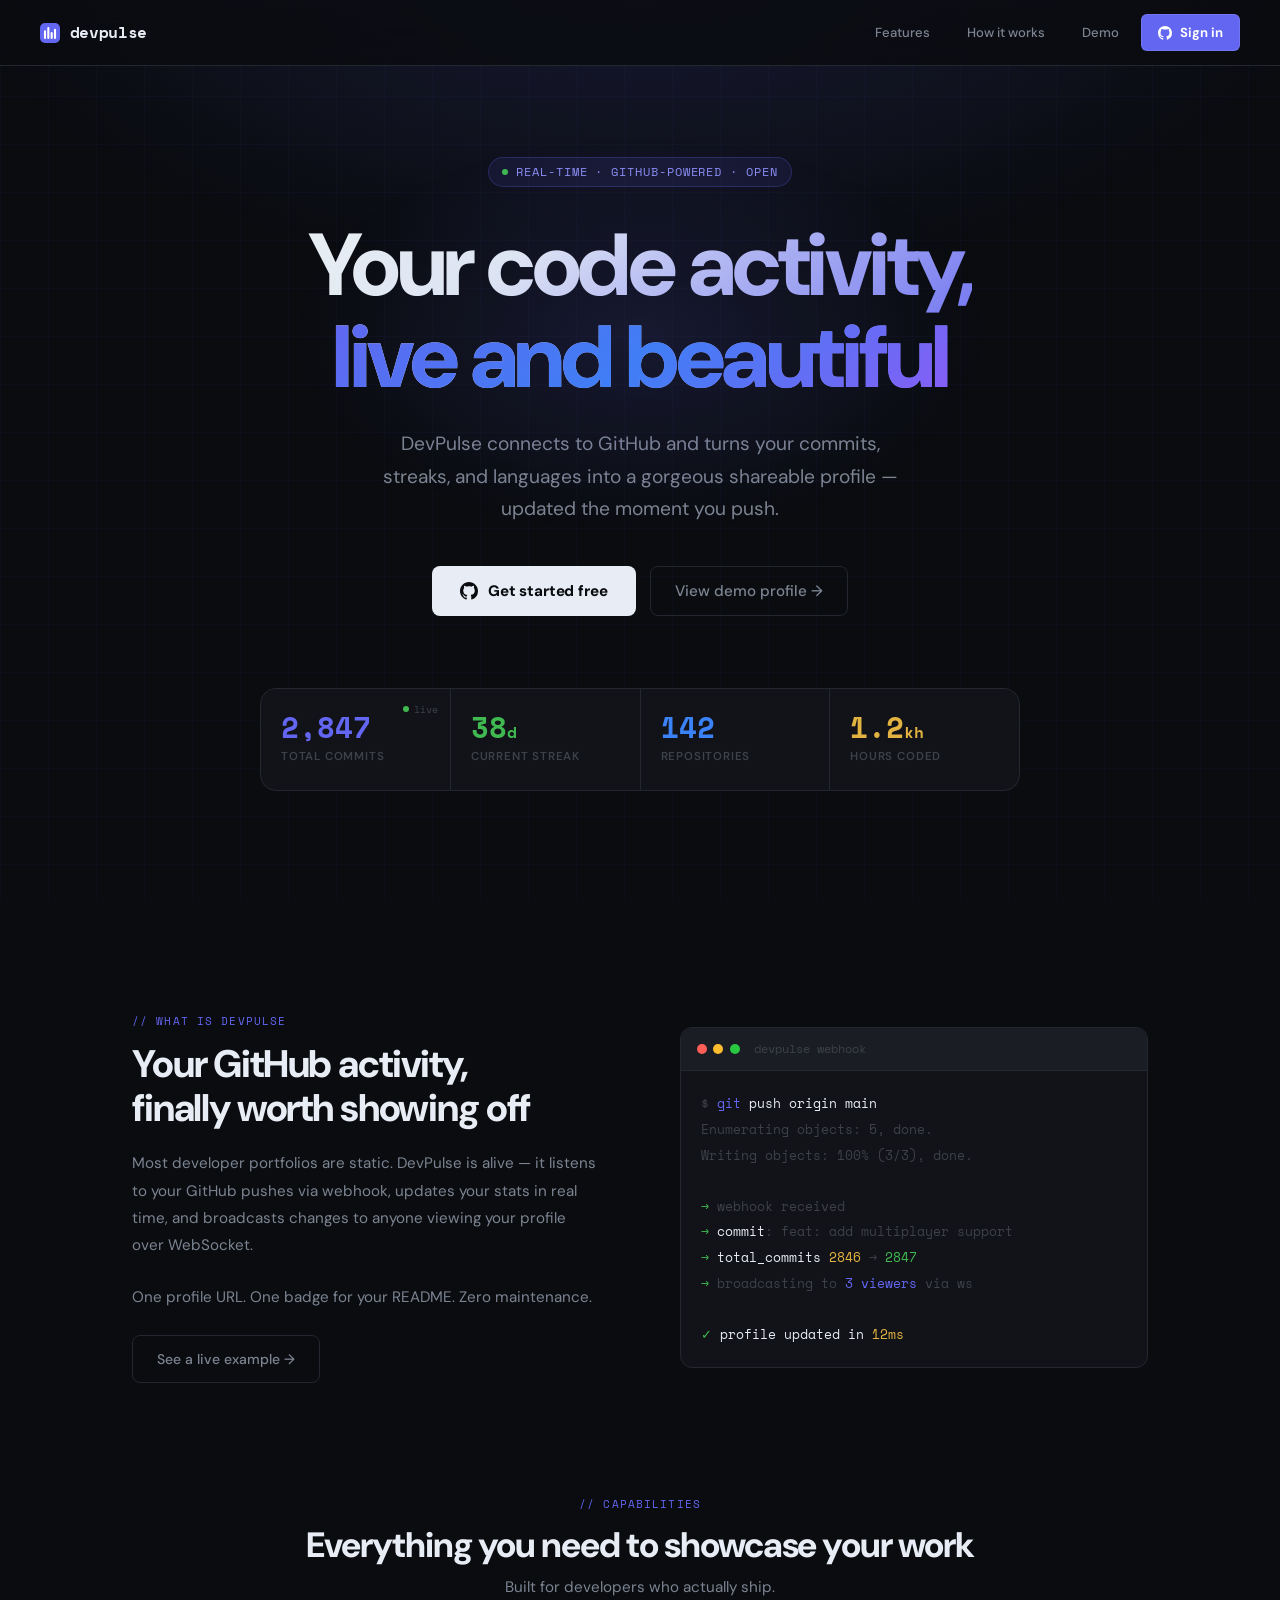
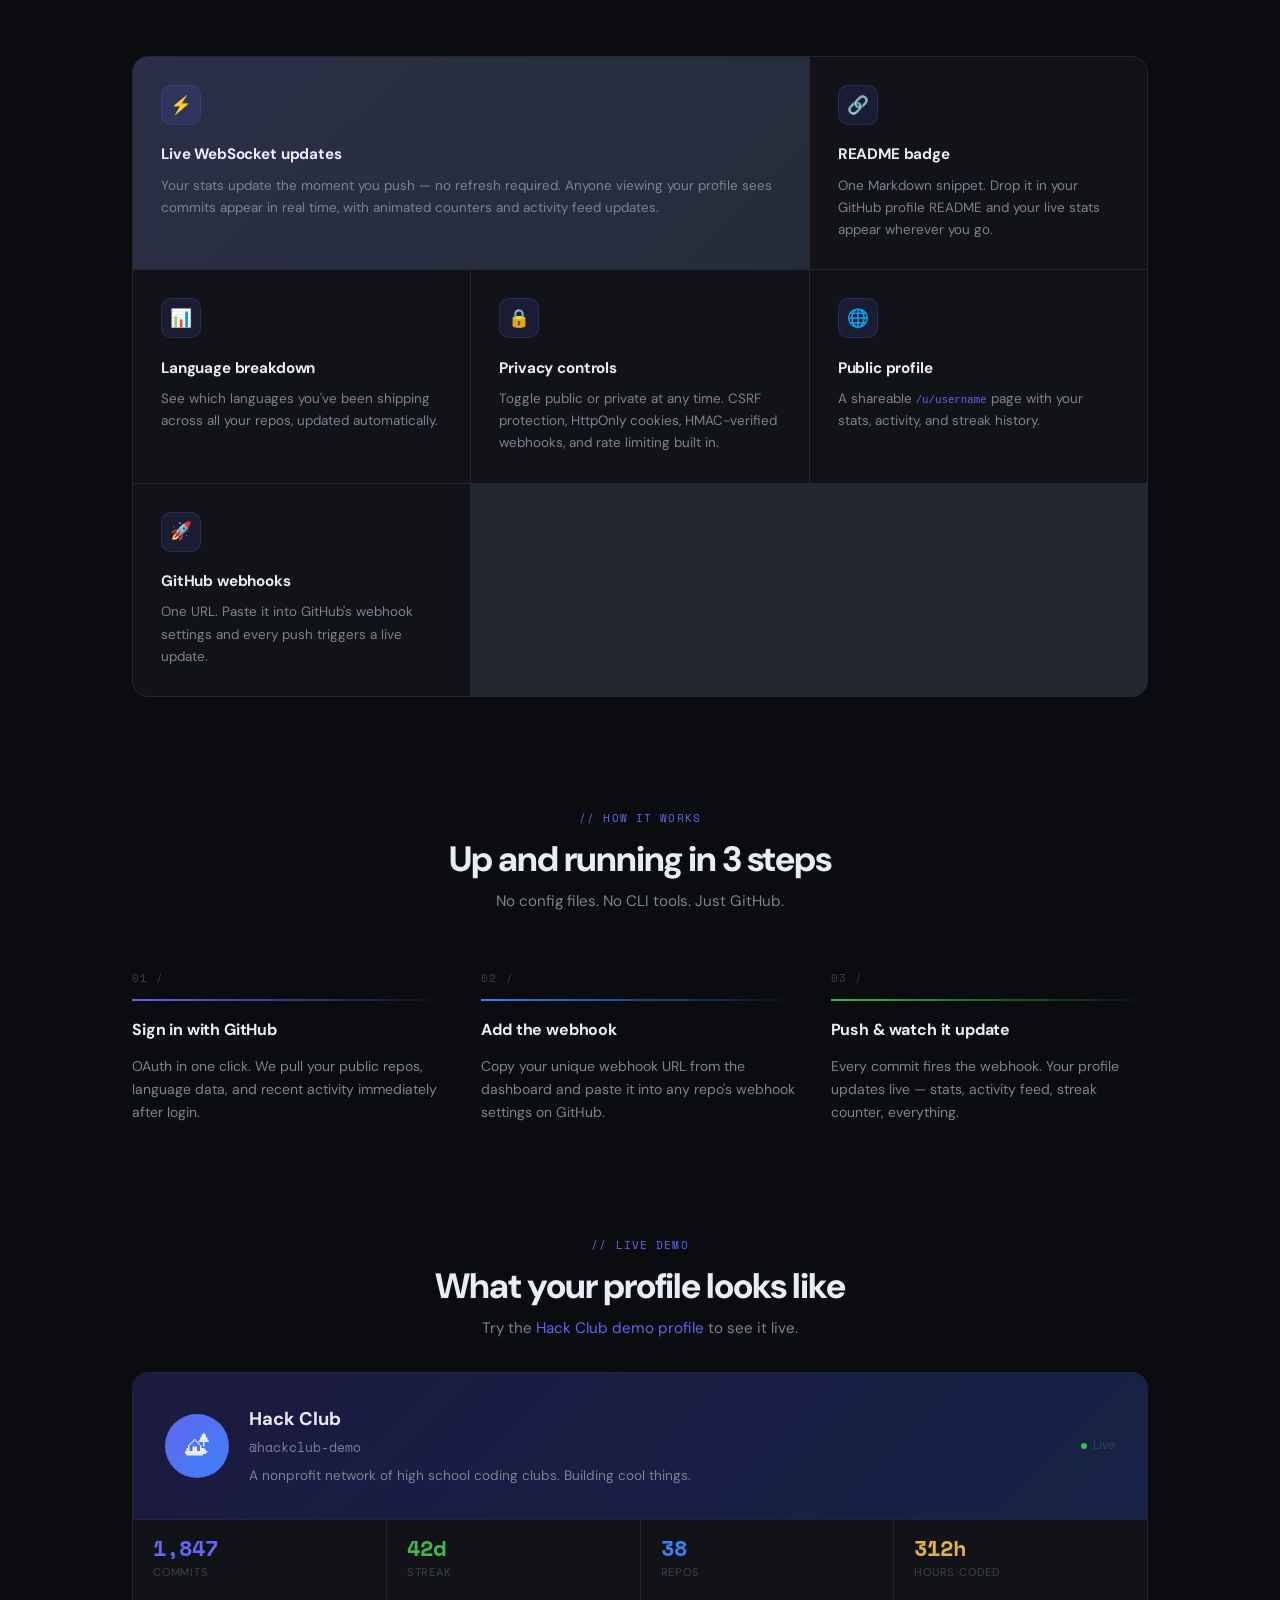
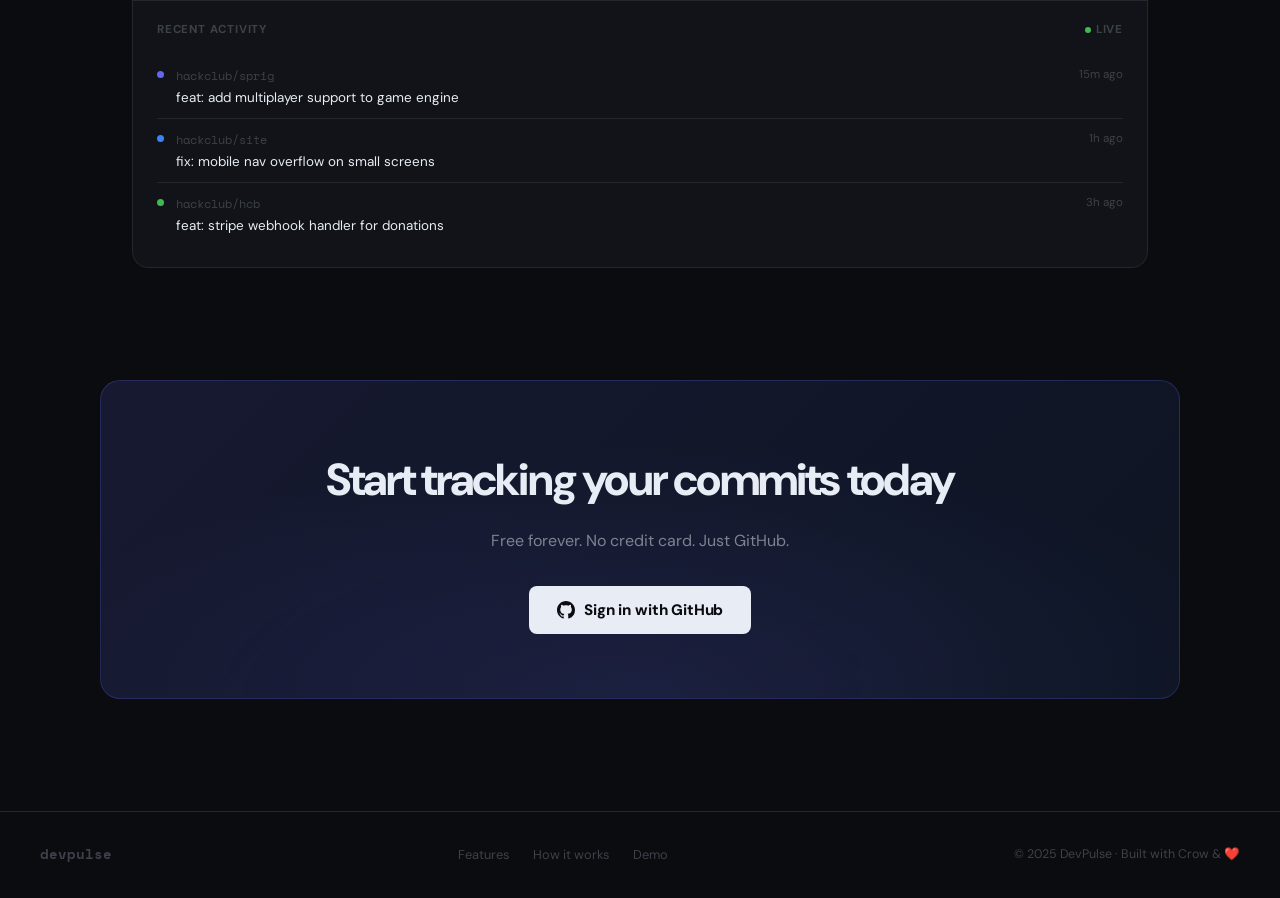
<file: web/html/index.html>
<!DOCTYPE html>
<html lang="en">
<head>
  <meta charset="UTF-8">
  <meta name="viewport" content="width=device-width, initial-scale=1.0">
  <meta name="csrf-token" content="__CSRF__">
  <meta name="description" content="DevPulse – live developer stats powered by GitHub. Track commits, streaks, and coding hours in real time.">
  <title>DevPulse – Live Developer Stats</title>
  <link rel="stylesheet" href="/web/css/main.css">
  <link rel="preconnect" href="https://fonts.googleapis.com">
  <link rel="preconnect" href="https://fonts.gstatic.com" crossorigin>
  <link href="https://fonts.googleapis.com/css2?family=Space+Mono:wght@400;700&family=DM+Sans:wght@300;400;500;700;800&display=swap" rel="stylesheet">
  <style>
    :root {
      --bg:       #0a0c10;
      --bg-1:     #111318;
      --bg-2:     #1a1d24;
      --border:   #23272f;
      --accent:   #6366f1;
      --accent-2: #3b82f6;
      --green:    #3fb950;
      --text:     #e8edf5;
      --text-2:   #7c8491;
      --text-3:   #3d4149;
      --mono:     'Space Mono', monospace;
      --sans:     'DM Sans', sans-serif;
    }

    *, *::before, *::after { box-sizing: border-box; margin: 0; padding: 0; }

    body {
      background: var(--bg);
      color: var(--text);
      font-family: var(--sans);
      line-height: 1.6;
      min-height: 100vh;
      overflow-x: hidden;
    }

    /* ── Grid background ── */
    body::before {
      content: '';
      position: fixed;
      inset: 0;
      background-image:
        linear-gradient(rgba(99,102,241,.04) 1px, transparent 1px),
        linear-gradient(90deg, rgba(99,102,241,.04) 1px, transparent 1px);
      background-size: 48px 48px;
      pointer-events: none;
      z-index: 0;
    }

    /* ── NAV ── */
    .landing-nav {
      position: fixed; top: 0; left: 0; right: 0; z-index: 100;
      display: flex; align-items: center; justify-content: space-between;
      padding: .9rem 2.5rem;
      background: rgba(10,12,16,.8);
      backdrop-filter: blur(20px);
      border-bottom: 1px solid var(--border);
    }

    .landing-logo {
      display: flex; align-items: center; gap: .6rem;
      font-family: var(--mono);
      font-size: 1rem; font-weight: 700; color: var(--text);
      letter-spacing: -.02em;
    }

    .nav-links { display: flex; align-items: center; gap: .5rem; }

    .nav-link {
      padding: .4rem .9rem;
      font-size: .82rem; font-weight: 500;
      color: var(--text-2);
      border-radius: 6px;
      transition: color .15s, background .15s;
      text-decoration: none;
    }
    .nav-link:hover { color: var(--text); background: var(--bg-2); text-decoration: none; }

    .btn-nav-cta {
      display: inline-flex; align-items: center; gap: .5rem;
      padding: .42rem 1rem;
      background: var(--accent);
      color: #fff;
      font-size: .82rem; font-weight: 700;
      border-radius: 6px;
      text-decoration: none;
      transition: background .15s, transform .1s;
      border: 1px solid rgba(255,255,255,.1);
    }
    .btn-nav-cta:hover { background: #5254cc; transform: translateY(-1px); text-decoration: none; }

    /* ── HERO ── */
    .hero {
      position: relative; z-index: 1;
      min-height: 100vh;
      display: flex; flex-direction: column;
      align-items: center; justify-content: center;
      padding: 8rem 2rem 5rem;
      text-align: center;
    }

    /* Glow orb */
    .hero::after {
      content: '';
      position: absolute;
      top: 15%; left: 50%;
      transform: translateX(-50%);
      width: 700px; height: 400px;
      background: radial-gradient(ellipse, rgba(99,102,241,.15) 0%, transparent 70%);
      pointer-events: none;
    }

    .hero-eyebrow {
      display: inline-flex; align-items: center; gap: .5rem;
      padding: .3rem .85rem;
      background: rgba(99,102,241,.1);
      border: 1px solid rgba(99,102,241,.25);
      border-radius: 99px;
      font-family: var(--mono);
      font-size: .72rem; color: #8b8ff5;
      letter-spacing: .08em; text-transform: uppercase;
      margin-bottom: 2rem;
      animation: fade-up .6s ease both;
    }

    .hero h1 {
      font-size: clamp(2.8rem, 7vw, 5.5rem);
      font-weight: 800;
      line-height: 1.05;
      letter-spacing: -.04em;
      margin-bottom: 1.5rem;
      animation: fade-up .6s .1s ease both;
    }

    .hero h1 em {
      font-style: normal;
      background: linear-gradient(135deg, #6366f1, #3b82f6, #8b5cf6);
      -webkit-background-clip: text; -webkit-text-fill-color: transparent;
      background-clip: text;
    }

    .hero-sub {
      font-size: clamp(.95rem, 2vw, 1.15rem);
      color: var(--text-2);
      max-width: 520px;
      line-height: 1.7;
      margin: 0 auto 2.5rem;
      animation: fade-up .6s .2s ease both;
    }

    .hero-cta-group {
      display: flex; gap: .875rem; justify-content: center; flex-wrap: wrap;
      margin-bottom: 4.5rem;
      animation: fade-up .6s .3s ease both;
    }

    .btn-hero-primary {
      display: inline-flex; align-items: center; gap: .6rem;
      padding: .75rem 1.75rem;
      background: var(--text);
      color: #0a0c10;
      font-size: .95rem; font-weight: 800;
      border-radius: 8px;
      text-decoration: none;
      transition: transform .15s, box-shadow .15s;
      letter-spacing: -.01em;
    }
    .btn-hero-primary:hover { transform: translateY(-2px); box-shadow: 0 12px 40px rgba(0,0,0,.5); text-decoration: none; }

    .btn-hero-secondary {
      display: inline-flex; align-items: center; gap: .5rem;
      padding: .75rem 1.5rem;
      color: var(--text-2);
      font-size: .95rem; font-weight: 500;
      border-radius: 8px;
      border: 1px solid var(--border);
      text-decoration: none;
      transition: color .15s, border-color .15s, background .15s;
    }
    .btn-hero-secondary:hover { color: var(--text); border-color: #3d4149; background: var(--bg-1); text-decoration: none; }

    /* ── STATS TICKER ── */
    .stats-showcase {
      position: relative; z-index: 1;
      display: grid; grid-template-columns: repeat(4, 1fr);
      gap: 1px;
      max-width: 760px; width: 100%;
      background: var(--border);
      border: 1px solid var(--border);
      border-radius: 16px;
      overflow: hidden;
      animation: fade-up .6s .4s ease both;
    }

    .showcase-cell {
      background: var(--bg-1);
      padding: 1.5rem 1.25rem;
      text-align: left;
    }

    .showcase-cell .sc-num {
      font-family: var(--mono);
      font-size: 1.8rem; font-weight: 700;
      line-height: 1;
      margin-bottom: .35rem;
    }

    .showcase-cell .sc-label {
      font-size: .72rem; font-weight: 600;
      text-transform: uppercase; letter-spacing: .07em;
      color: var(--text-3);
    }

    .sc-commits { color: #6366f1; }
    .sc-streak  { color: #3fb950; }
    .sc-repos   { color: #3b82f6; }
    .sc-hours   { color: #e3b341; }

    /* Live ticker dot in first cell */
    .showcase-cell:first-child { position: relative; }
    .sc-live {
      position: absolute; top: .75rem; right: .75rem;
      display: flex; align-items: center; gap: .3rem;
      font-size: .65rem; color: var(--text-3);
      font-family: var(--mono);
    }

    /* ── SECTION: WHAT IS DEVPULSE ── */
    .section-intro {
      position: relative; z-index: 1;
      max-width: 1080px; margin: 0 auto;
      padding: 7rem 2rem 0;
      display: grid; grid-template-columns: 1fr 1fr;
      gap: 5rem; align-items: center;
    }
    @media (max-width: 800px) { .section-intro { grid-template-columns: 1fr; gap: 2.5rem; } }

    .intro-label {
      font-family: var(--mono);
      font-size: .7rem; color: var(--accent);
      letter-spacing: .1em; text-transform: uppercase;
      margin-bottom: .75rem;
    }

    .intro-heading {
      font-size: clamp(1.6rem, 3vw, 2.4rem);
      font-weight: 800; line-height: 1.15;
      letter-spacing: -.03em;
      margin-bottom: 1.25rem;
    }

    .intro-body {
      color: var(--text-2);
      font-size: .95rem; line-height: 1.8;
      margin-bottom: 1.5rem;
    }

    /* Terminal mockup */
    .terminal {
      background: var(--bg-1);
      border: 1px solid var(--border);
      border-radius: 12px;
      overflow: hidden;
      font-family: var(--mono);
      font-size: .8rem;
    }

    .terminal-bar {
      display: flex; align-items: center; gap: .4rem;
      padding: .75rem 1rem;
      background: var(--bg-2);
      border-bottom: 1px solid var(--border);
    }

    .t-dot { width: 10px; height: 10px; border-radius: 50%; }
    .t-red    { background: #ff5f57; }
    .t-yellow { background: #febc2e; }
    .t-green  { background: #28c840; }

    .terminal-body { padding: 1.25rem; line-height: 2; }
    .t-dim  { color: var(--text-3); }
    .t-acc  { color: #6366f1; }
    .t-grn  { color: #3fb950; }
    .t-ylw  { color: #e3b341; }
    .t-wht  { color: var(--text); }
    .t-red2 { color: #f85149; }

    /* ── FEATURES ── */
    .section-features {
      position: relative; z-index: 1;
      max-width: 1080px; margin: 0 auto;
      padding: 7rem 2rem;
    }

    .section-label {
      font-family: var(--mono);
      font-size: .7rem; color: var(--accent);
      letter-spacing: .1em; text-transform: uppercase;
      margin-bottom: .75rem; text-align: center;
    }

    .section-title {
      font-size: clamp(1.5rem, 3vw, 2.2rem);
      font-weight: 800; line-height: 1.15;
      letter-spacing: -.03em;
      text-align: center; margin-bottom: .6rem;
    }

    .section-sub {
      text-align: center; color: var(--text-2);
      font-size: .95rem; margin-bottom: 3.5rem;
    }

    .features-bento {
      display: grid;
      grid-template-columns: repeat(3, 1fr);
      grid-template-rows: auto auto;
      gap: 1px;
      background: var(--border);
      border: 1px solid var(--border);
      border-radius: 16px;
      overflow: hidden;
    }

    @media (max-width: 700px) { .features-bento { grid-template-columns: 1fr; } }

    .bento-card {
      background: var(--bg-1);
      padding: 1.75rem;
      transition: background .2s;
    }
    .bento-card:hover { background: var(--bg-2); }
    .bento-card.wide { grid-column: span 2; }

    .bento-icon {
      width: 40px; height: 40px;
      border-radius: 10px;
      background: rgba(99,102,241,.12);
      border: 1px solid rgba(99,102,241,.2);
      display: flex; align-items: center; justify-content: center;
      font-size: 1.1rem;
      margin-bottom: 1.1rem;
    }

    .bento-card h3 {
      font-size: .95rem; font-weight: 700;
      margin-bottom: .5rem; letter-spacing: -.01em;
    }
    .bento-card p {
      font-size: .84rem; color: var(--text-2); line-height: 1.65;
    }

    .bento-card.accent-card {
      background: linear-gradient(135deg, rgba(99,102,241,.12), rgba(59,130,246,.06));
      border-color: rgba(99,102,241,.2);
    }

    /* ── HOW IT WORKS ── */
    .section-how {
      position: relative; z-index: 1;
      max-width: 1080px; margin: 0 auto;
      padding: 0 2rem 7rem;
    }

    .steps {
      display: grid; grid-template-columns: repeat(3,1fr);
      gap: 2rem; margin-top: 3.5rem;
    }
    @media (max-width: 700px) { .steps { grid-template-columns: 1fr; } }

    .step {
      display: flex; flex-direction: column; gap: .75rem;
    }

    .step-num {
      font-family: var(--mono);
      font-size: .7rem; color: var(--text-3);
      letter-spacing: .1em;
    }

    .step-line {
      height: 2px;
      background: linear-gradient(90deg, var(--accent) 0%, transparent 100%);
      margin-bottom: .25rem;
    }

    .step h3 {
      font-size: 1rem; font-weight: 700; letter-spacing: -.01em;
    }
    .step p { font-size: .875rem; color: var(--text-2); line-height: 1.65; }

    /* ── DEMO PROFILE PREVIEW ── */
    .section-demo {
      position: relative; z-index: 1;
      max-width: 1080px; margin: 0 auto;
      padding: 0 2rem 7rem;
    }

    .demo-profile-card {
      background: var(--bg-1);
      border: 1px solid var(--border);
      border-radius: 16px;
      overflow: hidden;
    }

    .demo-profile-header {
      background: linear-gradient(135deg, rgba(30,27,75,.8), rgba(30,58,138,.4));
      padding: 2rem;
      display: flex; align-items: center; gap: 1.25rem;
      border-bottom: 1px solid var(--border);
    }

    .demo-avatar {
      width: 64px; height: 64px;
      border-radius: 50%;
      background: linear-gradient(135deg, #6366f1, #3b82f6);
      display: flex; align-items: center; justify-content: center;
      font-size: 1.5rem; flex-shrink: 0;
      border: 2px solid rgba(99,102,241,.4);
    }

    .demo-profile-name { font-size: 1.15rem; font-weight: 700; }
    .demo-profile-handle { font-family: var(--mono); font-size: .8rem; color: var(--text-2); margin-top: .2rem; }
    .demo-profile-bio { font-size: .85rem; color: var(--text-2); margin-top: .4rem; }

    .demo-stats-row {
      display: grid; grid-template-columns: repeat(4,1fr);
      gap: 1px; background: var(--border);
      border-bottom: 1px solid var(--border);
    }
    @media (max-width: 600px) { .demo-stats-row { grid-template-columns: repeat(2,1fr); } }

    .demo-stat-cell {
      background: var(--bg-1);
      padding: 1.1rem 1.25rem;
    }
    .demo-stat-val {
      font-family: var(--mono);
      font-size: 1.4rem; font-weight: 700; line-height: 1;
      margin-bottom: .3rem;
    }
    .demo-stat-lbl { font-size: .7rem; text-transform: uppercase; letter-spacing: .07em; color: var(--text-3); }

    .demo-activity {
      padding: 1.25rem 1.5rem;
    }
    .demo-activity-title {
      font-size: .72rem; font-weight: 700; text-transform: uppercase;
      letter-spacing: .07em; color: var(--text-3); margin-bottom: 1rem;
      display: flex; align-items: center; justify-content: space-between;
    }

    .demo-commit {
      display: flex; gap: .75rem; align-items: flex-start;
      padding: .65rem 0;
      border-bottom: 1px solid var(--border);
      font-size: .84rem;
    }
    .demo-commit:last-child { border-bottom: none; }
    .demo-commit-dot { width: 7px; height: 7px; border-radius: 50%; background: var(--accent); margin-top: .35rem; flex-shrink: 0; }
    .demo-commit-repo { font-family: var(--mono); font-size: .75rem; color: var(--text-3); }
    .demo-commit-msg { color: var(--text); margin-top: .1rem; }
    .demo-commit-time { margin-left: auto; font-size: .72rem; color: var(--text-3); white-space: nowrap; padding-left: .5rem; }

    /* ── CTA BAND ── */
    .cta-band {
      position: relative; z-index: 1;
      margin: 0 2rem 7rem;
      max-width: 1080px;
      margin-left: auto; margin-right: auto;
      background: linear-gradient(135deg, rgba(99,102,241,.15), rgba(59,130,246,.08));
      border: 1px solid rgba(99,102,241,.25);
      border-radius: 20px;
      padding: 4rem 3rem;
      text-align: center;
      overflow: hidden;
    }

    .cta-band::before {
      content: '';
      position: absolute; inset: 0;
      background: radial-gradient(ellipse 60% 80% at 50% 100%, rgba(99,102,241,.12), transparent);
      pointer-events: none;
    }

    .cta-band h2 {
      font-size: clamp(1.6rem, 4vw, 2.8rem);
      font-weight: 800; letter-spacing: -.04em;
      margin-bottom: .75rem; position: relative;
    }
    .cta-band p { color: var(--text-2); margin-bottom: 2rem; position: relative; }

    .cta-band .btn-hero-primary { position: relative; }

    /* ── FOOTER ── */
    .landing-footer {
      position: relative; z-index: 1;
      border-top: 1px solid var(--border);
      padding: 2rem 2.5rem;
      display: flex; align-items: center; justify-content: space-between;
      flex-wrap: wrap; gap: 1rem;
    }

    .footer-logo {
      font-family: var(--mono); font-size: .85rem;
      color: var(--text-3); font-weight: 700;
    }

    .footer-links { display: flex; gap: 1.5rem; }
    .footer-link { font-size: .8rem; color: var(--text-3); text-decoration: none; transition: color .15s; }
    .footer-link:hover { color: var(--text-2); }

    .footer-copy { font-size: .78rem; color: var(--text-3); }

    /* ── ANIMATIONS ── */
    @keyframes fade-up {
      from { opacity: 0; transform: translateY(20px); }
      to   { opacity: 1; transform: translateY(0); }
    }

    .reveal {
      opacity: 0; transform: translateY(24px);
      transition: opacity .6s ease, transform .6s ease;
    }
    .reveal.visible { opacity: 1; transform: translateY(0); }

    /* ── LIVE DOT ── */
    .live-dot {
      width: 6px; height: 6px; border-radius: 50%;
      background: var(--green); display: inline-block;
      box-shadow: 0 0 0 0 rgba(63,185,80,.7);
      animation: pulse-dot 2s infinite;
    }
    @keyframes pulse-dot {
      0%   { box-shadow: 0 0 0 0 rgba(63,185,80,.7); }
      70%  { box-shadow: 0 0 0 5px rgba(63,185,80,0); }
      100% { box-shadow: 0 0 0 0 rgba(63,185,80,0); }
    }

    /* ── ERROR BANNER ── */
    .error-top { position: fixed; top: 4.5rem; left: 50%; transform: translateX(-50%); z-index: 200; }
    .hidden { display: none !important; }
    .error-banner {
      background: rgba(248,81,73,.1); border: 1px solid rgba(248,81,73,.3);
      border-radius: 8px; padding: .75rem 1rem;
      color: #f85149; font-size: .875rem;
      display: flex; align-items: center; gap: .5rem;
      min-width: 280px;
    }

    @media (max-width: 600px) {
      .landing-nav { padding: .9rem 1.25rem; }
      .hero { padding: 7rem 1.25rem 4rem; }
      .stats-showcase { grid-template-columns: repeat(2,1fr); }
      .cta-band { padding: 2.5rem 1.5rem; margin: 0 1rem 4rem; }
    }
  </style>
</head>
<body>

  <div id="error-top" class="error-top hidden">
    <div class="error-banner">
      <svg width="14" height="14" fill="none" viewBox="0 0 24 24" stroke="currentColor" stroke-width="2"><circle cx="12" cy="12" r="10"/><line x1="12" y1="8" x2="12" y2="12"/><line x1="12" y1="16" x2="12.01" y2="16"/></svg>
      <span id="error-msg">Authentication failed. Please try again.</span>
    </div>
  </div>

  <!-- NAV -->
  <nav class="landing-nav">
    <div class="landing-logo">
      <svg width="20" height="20" viewBox="0 0 24 24" fill="none">
        <rect width="24" height="24" rx="6" fill="#6366f1"/>
        <path d="M6 18V10M10 18V6M14 18V12M18 18V8" stroke="white" stroke-width="2.5" stroke-linecap="round"/>
      </svg>
      devpulse
    </div>
    <div class="nav-links">
      <a href="#features" class="nav-link">Features</a>
      <a href="#how" class="nav-link">How it works</a>
      <a href="/u/hackclub-demo" class="nav-link">Demo</a>
      <a href="/auth/github" class="btn-nav-cta">
        <svg width="14" height="14" viewBox="0 0 24 24" fill="currentColor"><path d="M12 0C5.37 0 0 5.37 0 12c0 5.31 3.435 9.795 8.205 11.385.6.105.825-.255.825-.57 0-.285-.015-1.23-.015-2.235-3.015.555-3.795-.735-4.035-1.41-.135-.345-.72-1.41-1.23-1.695-.42-.225-1.02-.78-.015-.795.945-.015 1.62.87 1.845 1.23 1.08 1.815 2.805 1.305 3.495.99.105-.78.42-1.305.765-1.605-2.67-.3-5.46-1.335-5.46-5.925 0-1.305.465-2.385 1.23-3.225-.12-.3-.54-1.53.12-3.18 0 0 1.005-.315 3.3 1.23.96-.27 1.98-.405 3-.405s2.04.135 3 .405c2.295-1.56 3.3-1.23 3.3-1.23.66 1.65.24 2.88.12 3.18.765.84 1.23 1.905 1.23 3.225 0 4.605-2.805 5.625-5.475 5.925.435.375.81 1.095.81 2.22 0 1.605-.015 2.895-.015 3.3 0 .315.225.69.825.57A12.02 12.02 0 0024 12c0-6.63-5.37-12-12-12z"/></svg>
        Sign in
      </a>
    </div>
  </nav>

  <!-- HERO -->
  <section class="hero">
    <div class="hero-eyebrow">
      <span class="live-dot"></span>
      Real-time · GitHub-powered · Open
    </div>
    <h1>Your code activity,<br><em>live and beautiful</em></h1>
    <p class="hero-sub">DevPulse connects to GitHub and turns your commits, streaks, and languages into a gorgeous shareable profile — updated the moment you push.</p>
    <div class="hero-cta-group">
      <a href="/auth/github" class="btn-hero-primary">
        <svg width="18" height="18" viewBox="0 0 24 24" fill="currentColor"><path d="M12 0C5.37 0 0 5.37 0 12c0 5.31 3.435 9.795 8.205 11.385.6.105.825-.255.825-.57 0-.285-.015-1.23-.015-2.235-3.015.555-3.795-.735-4.035-1.41-.135-.345-.72-1.41-1.23-1.695-.42-.225-1.02-.78-.015-.795.945-.015 1.62.87 1.845 1.23 1.08 1.815 2.805 1.305 3.495.99.105-.78.42-1.305.765-1.605-2.67-.3-5.46-1.335-5.46-5.925 0-1.305.465-2.385 1.23-3.225-.12-.3-.54-1.53.12-3.18 0 0 1.005-.315 3.3 1.23.96-.27 1.98-.405 3-.405s2.04.135 3 .405c2.295-1.56 3.3-1.23 3.3-1.23.66 1.65.24 2.88.12 3.18.765.84 1.23 1.905 1.23 3.225 0 4.605-2.805 5.625-5.475 5.925.435.375.81 1.095.81 2.22 0 1.605-.015 2.895-.015 3.3 0 .315.225.69.825.57A12.02 12.02 0 0024 12c0-6.63-5.37-12-12-12z"/></svg>
        Get started free
      </a>
      <a href="/u/hackclub-demo" class="btn-hero-secondary">View demo profile →</a>
    </div>

    <!-- Stats showcase -->
    <div class="stats-showcase">
      <div class="showcase-cell">
        <div class="sc-live"><span class="live-dot"></span> live</div>
        <div class="sc-num sc-commits" id="ticker-commits">2,847</div>
        <div class="sc-label">Total commits</div>
      </div>
      <div class="showcase-cell">
        <div class="sc-num sc-streak">38<span style="font-size:1rem">d</span></div>
        <div class="sc-label">Current streak</div>
      </div>
      <div class="showcase-cell">
        <div class="sc-num sc-repos">142</div>
        <div class="sc-label">Repositories</div>
      </div>
      <div class="showcase-cell">
        <div class="sc-num sc-hours">1.2<span style="font-size:1rem">kh</span></div>
        <div class="sc-label">Hours coded</div>
      </div>
    </div>
  </section>

  <!-- WHAT IS DEVPULSE -->
  <section class="section-intro reveal">
    <div>
      <div class="intro-label">// what is devpulse</div>
      <h2 class="intro-heading">Your GitHub activity,<br>finally worth showing off</h2>
      <p class="intro-body">Most developer portfolios are static. DevPulse is alive — it listens to your GitHub pushes via webhook, updates your stats in real time, and broadcasts changes to anyone viewing your profile over WebSocket.</p>
      <p class="intro-body">One profile URL. One badge for your README. Zero maintenance.</p>
      <a href="/u/hackclub-demo" class="btn-hero-secondary" style="font-size:.875rem">See a live example →</a>
    </div>
    <div class="terminal">
      <div class="terminal-bar">
        <div class="t-dot t-red"></div>
        <div class="t-dot t-yellow"></div>
        <div class="t-dot t-green"></div>
        <span style="margin-left:.5rem;font-size:.72rem;color:#3d4149">devpulse webhook</span>
      </div>
      <div class="terminal-body">
        <div><span class="t-dim">$</span> <span class="t-acc">git</span> <span class="t-wht">push origin main</span></div>
        <div class="t-dim">Enumerating objects: 5, done.</div>
        <div class="t-dim">Writing objects: 100% (3/3), done.</div>
        <div>&nbsp;</div>
        <div><span class="t-grn">→</span> <span class="t-dim">webhook received</span></div>
        <div><span class="t-grn">→</span> <span class="t-wht">commit</span><span class="t-dim">: feat: add multiplayer support</span></div>
        <div><span class="t-grn">→</span> <span class="t-wht">total_commits</span> <span class="t-ylw">2846</span> <span class="t-dim">→</span> <span class="t-grn">2847</span></div>
        <div><span class="t-grn">→</span> <span class="t-dim">broadcasting to</span> <span class="t-acc">3 viewers</span><span class="t-dim"> via ws</span></div>
        <div>&nbsp;</div>
        <div><span class="t-grn">✓</span> <span class="t-wht">profile updated in</span> <span class="t-ylw">12ms</span></div>
      </div>
    </div>
  </section>

  <!-- FEATURES -->
  <section class="section-features reveal" id="features">
    <div class="section-label">// capabilities</div>
    <h2 class="section-title">Everything you need to showcase your work</h2>
    <p class="section-sub">Built for developers who actually ship.</p>

    <div class="features-bento">
      <div class="bento-card wide accent-card">
        <div class="bento-icon">⚡</div>
        <h3>Live WebSocket updates</h3>
        <p>Your stats update the moment you push — no refresh required. Anyone viewing your profile sees commits appear in real time, with animated counters and activity feed updates.</p>
      </div>
      <div class="bento-card">
        <div class="bento-icon">🔗</div>
        <h3>README badge</h3>
        <p>One Markdown snippet. Drop it in your GitHub profile README and your live stats appear wherever you go.</p>
      </div>
      <div class="bento-card">
        <div class="bento-icon">📊</div>
        <h3>Language breakdown</h3>
        <p>See which languages you've been shipping across all your repos, updated automatically.</p>
      </div>
      <div class="bento-card">
        <div class="bento-icon">🔒</div>
        <h3>Privacy controls</h3>
        <p>Toggle public or private at any time. CSRF protection, HttpOnly cookies, HMAC-verified webhooks, and rate limiting built in.</p>
      </div>
      <div class="bento-card">
        <div class="bento-icon">🌐</div>
        <h3>Public profile</h3>
        <p>A shareable <code style="font-family:monospace;font-size:.8em;color:#6366f1">/u/username</code> page with your stats, activity, and streak history.</p>
      </div>
      <div class="bento-card">
        <div class="bento-icon">🚀</div>
        <h3>GitHub webhooks</h3>
        <p>One URL. Paste it into GitHub's webhook settings and every push triggers a live update.</p>
      </div>
    </div>
  </section>

  <!-- HOW IT WORKS -->
  <section class="section-how reveal" id="how">
    <div class="section-label">// how it works</div>
    <h2 class="section-title">Up and running in 3 steps</h2>
    <p class="section-sub">No config files. No CLI tools. Just GitHub.</p>

    <div class="steps">
      <div class="step">
        <div class="step-num">01 /</div>
        <div class="step-line"></div>
        <h3>Sign in with GitHub</h3>
        <p>OAuth in one click. We pull your public repos, language data, and recent activity immediately after login.</p>
      </div>
      <div class="step">
        <div class="step-num">02 /</div>
        <div class="step-line" style="background:linear-gradient(90deg,#3b82f6,transparent)"></div>
        <h3>Add the webhook</h3>
        <p>Copy your unique webhook URL from the dashboard and paste it into any repo's webhook settings on GitHub.</p>
      </div>
      <div class="step">
        <div class="step-num">03 /</div>
        <div class="step-line" style="background:linear-gradient(90deg,#3fb950,transparent)"></div>
        <h3>Push &amp; watch it update</h3>
        <p>Every commit fires the webhook. Your profile updates live — stats, activity feed, streak counter, everything.</p>
      </div>
    </div>
  </section>

  <!-- DEMO PROFILE PREVIEW -->
  <section class="section-demo reveal">
    <div class="section-label">// live demo</div>
    <h2 class="section-title" style="margin-bottom:.6rem">What your profile looks like</h2>
    <p class="section-sub" style="margin-bottom:2rem">Try the <a href="/u/hackclub-demo" style="color:var(--accent)">Hack Club demo profile</a> to see it live.</p>

    <div class="demo-profile-card">
      <div class="demo-profile-header">
        <div class="demo-avatar">🏕</div>
        <div>
          <div class="demo-profile-name">Hack Club</div>
          <div class="demo-profile-handle">@hackclub-demo</div>
          <div class="demo-profile-bio">A nonprofit network of high school coding clubs. Building cool things.</div>
        </div>
        <div style="margin-left:auto;display:flex;align-items:center;gap:.35rem;font-size:.75rem;color:var(--text-3)">
          <span class="live-dot"></span> Live
        </div>
      </div>
      <div class="demo-stats-row">
        <div class="demo-stat-cell">
          <div class="demo-stat-val" style="color:#6366f1">1,847</div>
          <div class="demo-stat-lbl">Commits</div>
        </div>
        <div class="demo-stat-cell">
          <div class="demo-stat-val" style="color:#3fb950">42d</div>
          <div class="demo-stat-lbl">Streak</div>
        </div>
        <div class="demo-stat-cell">
          <div class="demo-stat-val" style="color:#3b82f6">38</div>
          <div class="demo-stat-lbl">Repos</div>
        </div>
        <div class="demo-stat-cell">
          <div class="demo-stat-val" style="color:#e3b341">312h</div>
          <div class="demo-stat-lbl">Hours coded</div>
        </div>
      </div>
      <div class="demo-activity">
        <div class="demo-activity-title">
          Recent activity
          <span style="display:flex;align-items:center;gap:.3rem"><span class="live-dot"></span> Live</span>
        </div>
        <div class="demo-commit">
          <div class="demo-commit-dot"></div>
          <div>
            <div class="demo-commit-repo">hackclub/sprig</div>
            <div class="demo-commit-msg">feat: add multiplayer support to game engine</div>
          </div>
          <div class="demo-commit-time">15m ago</div>
        </div>
        <div class="demo-commit">
          <div class="demo-commit-dot" style="background:#3b82f6"></div>
          <div>
            <div class="demo-commit-repo">hackclub/site</div>
            <div class="demo-commit-msg">fix: mobile nav overflow on small screens</div>
          </div>
          <div class="demo-commit-time">1h ago</div>
        </div>
        <div class="demo-commit">
          <div class="demo-commit-dot" style="background:#3fb950"></div>
          <div>
            <div class="demo-commit-repo">hackclub/hcb</div>
            <div class="demo-commit-msg">feat: stripe webhook handler for donations</div>
          </div>
          <div class="demo-commit-time">3h ago</div>
        </div>
      </div>
    </div>
  </section>

  <!-- CTA -->
  <div class="cta-band reveal">
    <h2>Start tracking your commits today</h2>
    <p>Free forever. No credit card. Just GitHub.</p>
    <a href="/auth/github" class="btn-hero-primary">
      <svg width="18" height="18" viewBox="0 0 24 24" fill="currentColor"><path d="M12 0C5.37 0 0 5.37 0 12c0 5.31 3.435 9.795 8.205 11.385.6.105.825-.255.825-.57 0-.285-.015-1.23-.015-2.235-3.015.555-3.795-.735-4.035-1.41-.135-.345-.72-1.41-1.23-1.695-.42-.225-1.02-.78-.015-.795.945-.015 1.62.87 1.845 1.23 1.08 1.815 2.805 1.305 3.495.99.105-.78.42-1.305.765-1.605-2.67-.3-5.46-1.335-5.46-5.925 0-1.305.465-2.385 1.23-3.225-.12-.3-.54-1.53.12-3.18 0 0 1.005-.315 3.3 1.23.96-.27 1.98-.405 3-.405s2.04.135 3 .405c2.295-1.56 3.3-1.23 3.3-1.23.66 1.65.24 2.88.12 3.18.765.84 1.23 1.905 1.23 3.225 0 4.605-2.805 5.625-5.475 5.925.435.375.81 1.095.81 2.22 0 1.605-.015 2.895-.015 3.3 0 .315.225.69.825.57A12.02 12.02 0 0024 12c0-6.63-5.37-12-12-12z"/></svg>
      Sign in with GitHub
    </a>
  </div>

  <!-- FOOTER -->
  <footer class="landing-footer">
    <div class="footer-logo">devpulse</div>
    <div class="footer-links">
      <a href="#features" class="footer-link">Features</a>
      <a href="#how" class="footer-link">How it works</a>
      <a href="/u/hackclub-demo" class="footer-link">Demo</a>
    </div>
    <div class="footer-copy">© 2025 DevPulse · Built with Crow &amp; ❤️</div>
  </footer>

  <script>
    // Error banner
    const err = new URLSearchParams(location.search).get('error');
    if (err) {
      const msgs = { oauth_failed:'OAuth authorization failed.', token_failed:'Could not exchange token.', user_failed:'Could not fetch GitHub profile.', db_failed:'Server error. Please try again.' };
      const banner = document.getElementById('error-top');
      const msg    = document.getElementById('error-msg');
      if (banner && msg) { msg.textContent = msgs[err] || 'Authentication error.'; banner.classList.remove('hidden'); history.replaceState(null,'','/'); }
    }

    // Scroll reveal
    const observer = new IntersectionObserver(entries => {
      entries.forEach(e => { if (e.isIntersecting) { e.target.classList.add('visible'); observer.unobserve(e.target); } });
    }, { threshold: 0.12 });
    document.querySelectorAll('.reveal').forEach(el => observer.observe(el));

    // Ticker: animate commits number
    let n = 2847;
    setInterval(() => {
      if (Math.random() > 0.7) {
        n += Math.floor(Math.random() * 3) + 1;
        const el = document.getElementById('ticker-commits');
        if (el) { el.textContent = n.toLocaleString(); el.style.transition = 'color .3s'; el.style.color = '#3fb950'; setTimeout(() => el.style.color = '#6366f1', 600); }
      }
    }, 4000);
  </script>
</body>
</html>
</file>
<file: web/css/main.css>
/* ============================================================
   DevPulse – main.css
   ============================================================ */

*, *::before, *::after { box-sizing: border-box; margin: 0; padding: 0; }

:root {
  --bg:       #0d1117;
  --bg-1:     #161b22;
  --bg-2:     #21262d;
  --border:   #30363d;
  --accent:   #6366f1;
  --accent-2: #3b82f6;
  --accent-glow: rgba(99,102,241,.25);
  --green:    #3fb950;
  --red:      #f85149;
  --yellow:   #e3b341;
  --text:     #e6edf3;
  --text-2:   #8b949e;
  --text-3:   #484f58;
  --r:        8px;
  --r-lg:     14px;
  --shadow:   0 4px 24px rgba(0,0,0,.5);
}

/* ============================================================
   LIGHT THEME
   ============================================================ */
[data-theme="light"] {
  --bg:       #f6f8fa;
  --bg-1:     #ffffff;
  --bg-2:     #eaeef2;
  --border:   #d0d7de;
  --accent:   #6366f1;
  --accent-2: #3b82f6;
  --accent-glow: rgba(99,102,241,.15);
  --green:    #1a7f37;
  --red:      #cf222e;
  --yellow:   #9a6700;
  --text:     #1f2328;
  --text-2:   #656d76;
  --text-3:   #818b98;
  --shadow:   0 4px 24px rgba(0,0,0,.08);
}

[data-theme="light"] .dash-header {
  background: rgba(246,248,250,.9);
}

[data-theme="light"] .landing-nav {
  background: rgba(246,248,250,.85);
}

[data-theme="light"] .hero h1 {
  background: linear-gradient(135deg, #1f2328 30%, #6366f1);
  -webkit-background-clip: text;
  background-clip: text;
}

[data-theme="light"] .profile-header {
  background: linear-gradient(135deg, var(--bg-1) 0%, rgba(99,102,241,.05) 100%);
}

body {
  background: var(--bg);
  color: var(--text);
  font-family: -apple-system, BlinkMacSystemFont, 'Segoe UI', system-ui, sans-serif;
  line-height: 1.6;
  min-height: 100vh;
}

a { color: var(--accent); text-decoration: none; }
a:hover { text-decoration: underline; }

code, .mono {
  font-family: 'SFMono-Regular', Consolas, 'Liberation Mono', Menlo, monospace;
  font-size: .85em;
}

/* ── Scrollbar ── */
::-webkit-scrollbar { width: 6px; height: 6px; }
::-webkit-scrollbar-track { background: var(--bg-1); }
::-webkit-scrollbar-thumb { background: var(--bg-2); border-radius: 3px; }

/* ============================================================
   UTILITIES
   ============================================================ */
.hidden  { display: none !important; }
.sr-only { position: absolute; width: 1px; height: 1px; overflow: hidden; clip: rect(0,0,0,0); }
.truncate { white-space: nowrap; overflow: hidden; text-overflow: ellipsis; }
.flex    { display: flex; }
.flex-col { flex-direction: column; }
.items-center { align-items: center; }
.gap-2   { gap: .5rem; }
.gap-4   { gap: 1rem; }
.text-2  { color: var(--text-2); }
.text-sm { font-size: .85rem; }
.text-xs { font-size: .75rem; }
.fw-600  { font-weight: 600; }
.mt-2    { margin-top: .5rem; }
.mt-4    { margin-top: 1rem; }

/* ============================================================
   BUTTONS
   ============================================================ */
.btn {
  display: inline-flex; align-items: center; gap: .5rem;
  padding: .5rem 1rem; border-radius: var(--r);
  font-size: .875rem; font-weight: 600; cursor: pointer;
  border: 1px solid transparent; transition: all .15s ease;
  white-space: nowrap; text-decoration: none;
}
.btn-primary {
  background: var(--accent);
  color: #fff;
  border-color: var(--accent);
}
.btn-primary:hover { background: #5355d4; text-decoration: none; }
.btn-outline {
  background: transparent;
  color: var(--text);
  border-color: var(--border);
}
.btn-outline:hover { background: var(--bg-2); text-decoration: none; }
.btn-ghost {
  background: transparent;
  color: var(--text-2);
  border-color: transparent;
}
.btn-ghost:hover { color: var(--text); background: var(--bg-2); text-decoration: none; }
.btn-danger {
  background: transparent;
  color: var(--red);
  border-color: var(--border);
}
.btn-danger:hover { background: rgba(248,81,73,.1); text-decoration: none; }
.btn-sm { padding: .3rem .75rem; font-size: .8rem; }
.btn-lg { padding: .75rem 1.75rem; font-size: 1rem; }
.btn-icon { padding: .4rem; border-radius: var(--r); }

/* ============================================================
   CARDS
   ============================================================ */
.card {
  background: var(--bg-1);
  border: 1px solid var(--border);
  border-radius: var(--r-lg);
  padding: 1.25rem;
}

/* ============================================================
   BADGE / PILL
   ============================================================ */
.pill {
  display: inline-flex; align-items: center; gap: .35rem;
  padding: .2rem .6rem; border-radius: 99px;
  font-size: .75rem; font-weight: 600;
  background: var(--bg-2); color: var(--text-2); border: 1px solid var(--border);
}
.pill-green { background: rgba(63,185,80,.15); color: var(--green); border-color: rgba(63,185,80,.3); }
.pill-blue  { background: rgba(59,130,246,.15); color: var(--accent-2); border-color: rgba(59,130,246,.3); }
.pill-red   { background: rgba(248,81,73,.15);  color: var(--red);      border-color: rgba(248,81,73,.3); }

/* ============================================================
   LIVE INDICATOR
   ============================================================ */
.live-dot {
  width: 8px; height: 8px; border-radius: 50%;
  background: var(--green); display: inline-block;
  box-shadow: 0 0 0 0 rgba(63,185,80,.7);
  animation: pulse-dot 2s infinite;
}
@keyframes pulse-dot {
  0%   { box-shadow: 0 0 0 0 rgba(63,185,80,.7); }
  70%  { box-shadow: 0 0 0 6px rgba(63,185,80,0); }
  100% { box-shadow: 0 0 0 0 rgba(63,185,80,0); }
}

/* ============================================================
   TOAST
   ============================================================ */
#toast-container {
  position: fixed; bottom: 1.5rem; right: 1.5rem;
  display: flex; flex-direction: column; gap: .5rem;
  z-index: 9999; pointer-events: none;
}
.toast {
  background: var(--bg-2); border: 1px solid var(--border);
  border-radius: var(--r); padding: .75rem 1.25rem;
  font-size: .875rem; color: var(--text);
  box-shadow: var(--shadow);
  animation: slide-in .2s ease; pointer-events: auto;
  max-width: 320px;
}
.toast-success { border-left: 3px solid var(--green); }
.toast-error   { border-left: 3px solid var(--red); }
.toast-info    { border-left: 3px solid var(--accent); }
@keyframes slide-in {
  from { transform: translateX(120%); opacity: 0; }
  to   { transform: translateX(0);   opacity: 1; }
}
@keyframes slide-out {
  from { transform: translateX(0);   opacity: 1; }
  to   { transform: translateX(120%); opacity: 0; }
}

/* ============================================================
   COPY INPUT
   ============================================================ */
.copy-row {
  display: flex; align-items: center; gap: .5rem;
}
.copy-input {
  flex: 1; background: var(--bg-2); border: 1px solid var(--border);
  border-radius: var(--r); padding: .4rem .75rem;
  font-family: monospace; font-size: .8rem; color: var(--text-2);
  outline: none; cursor: text; min-width: 0;
}

/* ============================================================
   STAT CARD
   ============================================================ */
.stat-card {
  background: var(--bg-1);
  border: 1px solid var(--border);
  border-radius: var(--r-lg);
  padding: 1.25rem 1.5rem;
  display: flex; flex-direction: column; gap: .25rem;
}
.stat-card .stat-label {
  font-size: .78rem; font-weight: 600;
  text-transform: uppercase; letter-spacing: .06em;
  color: var(--text-3);
}
.stat-card .stat-value {
  font-size: 2rem; font-weight: 700;
  color: var(--text); line-height: 1.2;
  font-variant-numeric: tabular-nums;
}
.stat-card .stat-sub {
  font-size: .8rem; color: var(--text-2);
}
.stat-card .stat-icon {
  font-size: 1.2rem; margin-bottom: .25rem;
}
.stat-card.accent-green { border-top: 2px solid var(--green); }
.stat-card.accent-blue  { border-top: 2px solid var(--accent-2); }
.stat-card.accent-indigo{ border-top: 2px solid var(--accent); }
.stat-card.accent-yellow{ border-top: 2px solid var(--yellow); }

/* ============================================================
   ACTIVITY FEED
   ============================================================ */
.activity-list { display: flex; flex-direction: column; gap: 0; }
.activity-item {
  display: flex; align-items: flex-start; gap: .75rem;
  padding: .85rem 0; border-bottom: 1px solid var(--border);
  animation: fade-in .3s ease;
}
.activity-item:last-child { border-bottom: none; }
.activity-item.new-commit {
  animation: highlight-flash .6s ease;
}
@keyframes fade-in {
  from { opacity: 0; transform: translateY(-8px); }
  to   { opacity: 1; transform: translateY(0); }
}
@keyframes highlight-flash {
  0%, 100% { background: transparent; }
  30%       { background: rgba(99,102,241,.12); border-radius: var(--r); padding-left: .75rem; }
}
.activity-dot {
  width: 8px; height: 8px; border-radius: 50%;
  background: var(--accent); margin-top: .45rem; flex-shrink: 0;
}
.activity-body { flex: 1; min-width: 0; }
.activity-repo {
  font-size: .8rem; color: var(--text-2); font-family: monospace;
}
.activity-repo a { color: var(--accent-2); }
.activity-repo a:hover { text-decoration: underline; }
.activity-msg {
  font-size: .875rem; color: var(--text);
  overflow: hidden; text-overflow: ellipsis; white-space: nowrap;
}
.activity-meta {
  font-size: .75rem; color: var(--text-3); margin-top: .1rem;
}
.activity-time { margin-left: auto; font-size: .75rem; color: var(--text-3); flex-shrink: 0; }

/* ============================================================
   LANGUAGE BARS
   ============================================================ */
.lang-list { display: flex; flex-direction: column; gap: .85rem; }
.lang-item {}
.lang-header {
  display: flex; justify-content: space-between; align-items: center;
  margin-bottom: .35rem;
}
.lang-name { font-size: .875rem; font-weight: 500; display: flex; align-items: center; gap: .4rem; }
.lang-dot  { width: 10px; height: 10px; border-radius: 50%; flex-shrink: 0; }
.lang-pct  { font-size: .8rem; color: var(--text-2); font-variant-numeric: tabular-nums; }
.lang-track {
  height: 6px; background: var(--bg-2); border-radius: 99px; overflow: hidden;
}
.lang-fill {
  height: 100%; border-radius: 99px;
  transition: width .8s cubic-bezier(.4,0,.2,1);
}

/* ============================================================
   TOGGLE SWITCH
   ============================================================ */
.toggle-wrap { display: flex; align-items: center; gap: .75rem; }
.toggle-label { font-size: .875rem; color: var(--text-2); }
.toggle {
  position: relative; width: 44px; height: 24px;
  background: var(--bg-2); border: 1px solid var(--border);
  border-radius: 99px; cursor: pointer; transition: background .15s;
  flex-shrink: 0;
}
.toggle.on { background: var(--accent); border-color: var(--accent); }
.toggle::after {
  content: ''; position: absolute;
  top: 2px; left: 2px;
  width: 18px; height: 18px; border-radius: 50%;
  background: #fff; transition: transform .15s;
}
.toggle.on::after { transform: translateX(20px); }

/* ============================================================
   AVATAR
   ============================================================ */
.avatar {
  border-radius: 50%; object-fit: cover;
  border: 2px solid var(--border);
}

/* ============================================================
   SKELETON LOADER
   ============================================================ */
.skeleton {
  background: linear-gradient(90deg, var(--bg-1) 25%, var(--bg-2) 50%, var(--bg-1) 75%);
  background-size: 200% 100%;
  animation: skeleton-shimmer 1.5s infinite;
  border-radius: var(--r);
}
@keyframes skeleton-shimmer {
  0%   { background-position: 200% 0; }
  100% { background-position: -200% 0; }
}

/* ============================================================
   ERROR STATE
   ============================================================ */
.error-banner {
  background: rgba(248,81,73,.1); border: 1px solid rgba(248,81,73,.3);
  border-radius: var(--r); padding: .75rem 1rem;
  color: var(--red); font-size: .875rem;
  display: flex; align-items: center; gap: .5rem;
}


/* ============================================================
   ═══════════  INDEX PAGE  ═══════════
   ============================================================ */
.landing-nav {
  position: fixed; top: 0; left: 0; right: 0; z-index: 100;
  display: flex; align-items: center; justify-content: space-between;
  padding: 1rem 2rem;
  background: rgba(13,17,23,.85); backdrop-filter: blur(12px);
  border-bottom: 1px solid rgba(48,54,61,.6);
}
.landing-logo {
  display: flex; align-items: center; gap: .6rem;
  font-size: 1.15rem; font-weight: 700; color: var(--text);
}
.landing-logo svg { flex-shrink: 0; }

.hero {
  min-height: 100vh; display: flex; flex-direction: column;
  align-items: center; justify-content: center;
  padding: 6rem 1.5rem 4rem;
  text-align: center;
  background: radial-gradient(ellipse 80% 60% at 50% -10%, rgba(99,102,241,.18) 0%, transparent 70%);
}
.hero-badge {
  display: inline-flex; align-items: center; gap: .5rem;
  padding: .3rem .9rem; border-radius: 99px;
  background: rgba(99,102,241,.12); border: 1px solid rgba(99,102,241,.3);
  font-size: .8rem; color: var(--accent); font-weight: 600;
  margin-bottom: 1.5rem;
}
.hero h1 {
  font-size: clamp(2.2rem, 6vw, 4rem);
  font-weight: 800; line-height: 1.1;
  letter-spacing: -.03em; margin-bottom: 1.25rem;
  background: linear-gradient(135deg, #e6edf3 30%, #6366f1);
  -webkit-background-clip: text; -webkit-text-fill-color: transparent;
  background-clip: text;
}
.hero p {
  font-size: clamp(1rem, 2.5vw, 1.2rem);
  color: var(--text-2); max-width: 540px; margin: 0 auto 2.5rem;
}
.hero-actions { display: flex; gap: 1rem; justify-content: center; flex-wrap: wrap; }
.btn-github {
  display: inline-flex; align-items: center; gap: .6rem;
  padding: .7rem 1.75rem; border-radius: var(--r);
  background: var(--text); color: #0d1117;
  font-size: 1rem; font-weight: 700; cursor: pointer;
  border: none; transition: all .15s ease; text-decoration: none;
}
.btn-github:hover { background: #c9d1d9; transform: translateY(-1px); box-shadow: 0 8px 24px rgba(0,0,0,.4); }
.btn-github svg { flex-shrink: 0; }

.features {
  padding: 4rem 1.5rem;
  max-width: 1100px; margin: 0 auto;
}
.features h2 {
  text-align: center; font-size: 1.75rem; font-weight: 700;
  margin-bottom: .5rem;
}
.features .sub {
  text-align: center; color: var(--text-2); margin-bottom: 3rem;
}
.features-grid {
  display: grid;
  grid-template-columns: repeat(auto-fit, minmax(260px, 1fr));
  gap: 1.25rem;
}
.feature-card {
  background: var(--bg-1); border: 1px solid var(--border);
  border-radius: var(--r-lg); padding: 1.5rem;
  transition: border-color .15s, transform .15s;
}
.feature-card:hover { border-color: var(--accent); transform: translateY(-2px); }
.feature-icon {
  font-size: 1.75rem; margin-bottom: 1rem;
  display: flex; align-items: center; justify-content: center;
  width: 48px; height: 48px; border-radius: var(--r);
  background: rgba(99,102,241,.12);
}
.feature-card h3 { font-size: 1rem; font-weight: 600; margin-bottom: .4rem; }
.feature-card p  { font-size: .875rem; color: var(--text-2); line-height: 1.6; }

.preview-section {
  padding: 3rem 1.5rem 5rem;
  max-width: 900px; margin: 0 auto;
  text-align: center;
}
.preview-section h2 { font-size: 1.75rem; font-weight: 700; margin-bottom: .5rem; }
.preview-section .sub { color: var(--text-2); margin-bottom: 2rem; }
.stats-demo {
  display: grid; grid-template-columns: repeat(4, 1fr); gap: 1rem;
  margin-bottom: 1.5rem;
}
@media (max-width: 600px) {
  .stats-demo { grid-template-columns: repeat(2, 1fr); }
}
.demo-card {
  background: var(--bg-1); border: 1px solid var(--border);
  border-radius: var(--r-lg); padding: 1.25rem;
  text-align: left;
}
.demo-card .dc-val { font-size: 1.75rem; font-weight: 700; }
.demo-card .dc-lbl { font-size: .75rem; color: var(--text-2); text-transform: uppercase; letter-spacing: .05em; margin-top: .25rem; }

.landing-footer {
  text-align: center; padding: 2rem;
  border-top: 1px solid var(--border);
  font-size: .8rem; color: var(--text-3);
}

/* ============================================================
   ═══════════  DASHBOARD PAGE  ═══════════
   ============================================================ */
.dash-layout {
  display: flex; flex-direction: column; min-height: 100vh;
}
.dash-header {
  position: sticky; top: 0; z-index: 50;
  display: flex; align-items: center; gap: 1rem;
  padding: .75rem 1.5rem;
  background: rgba(13,17,23,.9); backdrop-filter: blur(12px);
  border-bottom: 1px solid var(--border);
}
.dash-logo {
  font-size: 1.1rem; font-weight: 700; color: var(--text);
  display: flex; align-items: center; gap: .5rem; margin-right: auto;
}
.dash-user {
  display: flex; align-items: center; gap: .6rem;
  font-size: .875rem; color: var(--text-2);
}
.dash-user .username { font-weight: 600; color: var(--text); }

.dash-main {
  flex: 1; padding: 1.75rem 1.5rem;
  max-width: 1100px; margin: 0 auto; width: 100%;
}

.dash-greeting {
  margin-bottom: 1.75rem;
}
.dash-greeting h1 {
  font-size: 1.5rem; font-weight: 700;
}
.dash-greeting .sub { color: var(--text-2); font-size: .9rem; margin-top: .2rem; }

.stats-grid {
  display: grid;
  grid-template-columns: repeat(4, 1fr);
  gap: 1rem; margin-bottom: 1.75rem;
}
@media (max-width: 900px) { .stats-grid { grid-template-columns: repeat(2, 1fr); } }
@media (max-width: 500px) { .stats-grid { grid-template-columns: 1fr; } }

.main-cols {
  display: grid; grid-template-columns: 1fr 340px;
  gap: 1.25rem; margin-bottom: 1.75rem;
}
@media (max-width: 800px) { .main-cols { grid-template-columns: 1fr; } }

.card-header {
  display: flex; align-items: center; justify-content: space-between;
  margin-bottom: 1rem;
}
.card-title {
  font-size: .9rem; font-weight: 700;
  text-transform: uppercase; letter-spacing: .06em;
  color: var(--text-2);
}

.section-share { margin-bottom: 1.25rem; }
.share-grid {
  display: flex; flex-direction: column; gap: .75rem;
}
.share-row { display: flex; flex-direction: column; gap: .35rem; }
.share-row label { font-size: .78rem; font-weight: 600; color: var(--text-3); text-transform: uppercase; letter-spacing: .05em; }

.settings-grid {
  display: grid; grid-template-columns: 1fr 1fr; gap: 1rem;
}
@media (max-width: 600px) { .settings-grid { grid-template-columns: 1fr; } }

.setting-item {
  display: flex; align-items: center; justify-content: space-between;
  padding: .85rem 1rem;
  background: var(--bg-2); border: 1px solid var(--border);
  border-radius: var(--r);
}
.setting-name { font-size: .875rem; font-weight: 500; }
.setting-desc { font-size: .75rem; color: var(--text-2); }

/* ============================================================
   ═══════════  PROFILE PAGE  ═══════════
   ============================================================ */
.profile-layout {
  max-width: 860px; margin: 0 auto; padding: 2rem 1.5rem;
}
.profile-back {
  display: inline-flex; align-items: center; gap: .4rem;
  font-size: .85rem; color: var(--text-2); margin-bottom: 1.5rem;
  transition: color .15s;
}
.profile-back:hover { color: var(--text); text-decoration: none; }

.profile-header {
  display: flex; align-items: flex-start; gap: 1.5rem;
  background: var(--bg-1); border: 1px solid var(--border);
  border-radius: var(--r-lg); padding: 1.75rem;
  margin-bottom: 1.25rem;
  background: linear-gradient(135deg, var(--bg-1) 0%, rgba(30,27,75,.4) 100%);
}
@media (max-width: 560px) {
  .profile-header { flex-direction: column; align-items: center; text-align: center; }
}
.profile-avatar-wrap { position: relative; flex-shrink: 0; }
.profile-avatar-wrap .avatar { width: 88px; height: 88px; }
.profile-online {
  position: absolute; bottom: 4px; right: 4px;
  width: 16px; height: 16px; border-radius: 50%;
  background: var(--green);
  border: 2px solid var(--bg-1);
  box-shadow: 0 0 0 0 rgba(63,185,80,.7);
  animation: pulse-dot 2s infinite;
}
.profile-info { flex: 1; min-width: 0; }
.profile-name {
  font-size: 1.5rem; font-weight: 700; line-height: 1.2;
  margin-bottom: .15rem;
}
.profile-username { font-size: .9rem; color: var(--text-2); margin-bottom: .6rem; }
.profile-bio { font-size: .9rem; color: var(--text-2); margin-bottom: .75rem; max-width: 480px; }
.profile-meta {
  display: flex; flex-wrap: wrap; gap: .5rem;
}

.profile-stats-grid {
  display: grid; grid-template-columns: repeat(4, 1fr);
  gap: 1rem; margin-bottom: 1.25rem;
}
@media (max-width: 700px) { .profile-stats-grid { grid-template-columns: repeat(2, 1fr); } }
@media (max-width: 400px) { .profile-stats-grid { grid-template-columns: 1fr; } }

.profile-cols {
  display: grid; grid-template-columns: 1fr 300px;
  gap: 1.25rem;
}
@media (max-width: 760px) { .profile-cols { grid-template-columns: 1fr; } }

.viewers-badge {
  display: inline-flex; align-items: center; gap: .4rem;
  font-size: .8rem; color: var(--text-2);
  padding: .25rem .6rem;
  background: var(--bg-2); border: 1px solid var(--border);
  border-radius: 99px;
}

/* ============================================================
   ═══════════  EMBED PAGE  ═══════════
   ============================================================ */
html.embed-page, body.embed-page {
  background: transparent; overflow: hidden;
}
.embed-card {
  background: linear-gradient(135deg, #1e1b4b 0%, #1e3a8a 100%);
  border-radius: 14px; padding: 1.25rem 1.5rem;
  display: flex; gap: 1rem; align-items: center;
  width: 420px; position: relative; overflow: hidden;
  font-family: -apple-system, BlinkMacSystemFont, 'Segoe UI', system-ui, sans-serif;
}
.embed-card::after {
  content: ''; position: absolute; bottom: 0; left: 0; right: 0;
  height: 3px;
  background: linear-gradient(90deg, #6366f1, #3b82f6);
}
.embed-avatar { width: 60px; height: 60px; border-radius: 50%; border: 2px solid rgba(99,102,241,.5); flex-shrink: 0; }
.embed-info { flex: 1; min-width: 0; }
.embed-name { font-size: 1rem; font-weight: 700; color: #fff; }
.embed-bio   { font-size: .75rem; color: rgba(255,255,255,.6); margin-bottom: .5rem; white-space: nowrap; overflow: hidden; text-overflow: ellipsis; }
.embed-stats { display: flex; gap: .75rem; flex-wrap: wrap; }
.embed-stat  { font-size: .8rem; color: rgba(255,255,255,.9); }
.embed-stat span { font-weight: 700; }
.embed-live  {
  position: absolute; top: .75rem; right: .75rem;
  display: flex; align-items: center; gap: .3rem;
  font-size: .7rem; color: rgba(255,255,255,.5);
}

/* ============================================================
   ═══════════  404 PAGE  ═══════════
   ============================================================ */
.page-404 {
  display: flex; flex-direction: column;
  align-items: center; justify-content: center;
  min-height: 100vh; text-align: center; padding: 2rem;
}
.page-404 .code-404 {
  font-size: 6rem; font-weight: 800; line-height: 1;
  background: linear-gradient(135deg, var(--accent), var(--accent-2));
  -webkit-background-clip: text; -webkit-text-fill-color: transparent;
  background-clip: text; margin-bottom: .5rem;
}
.page-404 h2 { font-size: 1.5rem; margin-bottom: .75rem; }
.page-404 p  { color: var(--text-2); margin-bottom: 2rem; max-width: 400px; }

/* ============================================================
   COUNTER ANIMATION
   ============================================================ */
.count-anim { transition: transform .2s ease; }
.count-anim.bump {
  animation: bump .3s ease;
}
@keyframes bump {
  0%  { transform: scale(1); }
  50% { transform: scale(1.08); color: var(--green); }
  100%{ transform: scale(1); }
}

/* ============================================================
   LOADING OVERLAY
   ============================================================ */
#page-loader {
  position: fixed; inset: 0; z-index: 999;
  background: var(--bg);
  display: flex; align-items: center; justify-content: center;
  transition: opacity .3s ease;
}
.spinner {
  width: 32px; height: 32px; border-radius: 50%;
  border: 3px solid var(--bg-2);
  border-top-color: var(--accent);
  animation: spin .7s linear infinite;
}
@keyframes spin { to { transform: rotate(360deg); } }


.search-wrap {
    position: relative;
    width: 220px;
}
.search-wrap input {
    width: 100%; padding: .4rem .75rem;
    background: var(--bg-2); border: 1px solid var(--border);
    border-radius: var(--r); color: var(--text);
    font-size: .875rem; outline: none;
    transition: border-color .15s;
}
.search-wrap input:focus { border-color: var(--accent); }
.search-results {
    position: absolute; top: calc(100% + .5rem); left: 0; right: 0;
    background: var(--bg-1); border: 1px solid var(--border);
    border-radius: var(--r); overflow: hidden;
    box-shadow: var(--shadow); z-index: 100;
    display: none;
}
.search-results.open { display: block; }
.search-result-item {
    display: flex; align-items: center; gap: .75rem;
    padding: .6rem 1rem; cursor: pointer;
    transition: background .1s;
    text-decoration: none; color: var(--text);
}
.search-result-item:hover { background: var(--bg-2); }
.search-result-item img { width: 28px; height: 28px; border-radius: 50%; }
.search-result-item .sr-name { font-size: .875rem; font-weight: 600; }
.search-result-item .sr-user { font-size: .75rem; color: var(--text-2); }
.search-no-results { padding: .75rem 1rem; font-size: .875rem; color: var(--text-2); }


/* ============================================================
   MOBILE – ≤ 768px
   ============================================================ */
@media (max-width: 768px) {

  /* ── Header ── */
  .dash-header {
    padding: .6rem 1rem;
    gap: .5rem;
    flex-wrap: wrap;
  }
  .dash-logo { font-size: 1rem; }

  /* Hide search and leaderboard link in header on mobile */
  .search-wrap,
  .dash-header .btn-ghost[href="/leaderboard"] { display: none; }

  /* Collapse user section */
  .dash-user { gap: .4rem; }
  .dash-user .username { display: none; }

  /* ── Main ── */
  .dash-main { padding: 1rem; }

  /* ── Greeting ── */
  .dash-greeting { margin-bottom: 1.25rem; }
  .dash-greeting h1 { font-size: 1.2rem; }

  /* ── Stat cards: 2 columns on mobile ── */
  .stats-grid {
    grid-template-columns: repeat(2, 1fr);
    gap: .75rem;
    margin-bottom: 1.25rem;
  }
  .stat-card { padding: 1rem; }
  .stat-card .stat-value { font-size: 1.6rem; }

  /* ── Activity + Languages: stack ── */
  .main-cols {
    grid-template-columns: 1fr;
    gap: 1rem;
    margin-bottom: 1.25rem;
  }

  /* ── Share section ── */
  .copy-row { flex-wrap: nowrap; }
  .copy-input { font-size: .72rem; }

  /* ── Settings grid: 1 column ── */
  .settings-grid { grid-template-columns: 1fr; }

  /* ── Cards ── */
  .card { padding: 1rem; }
  .card-header { margin-bottom: .75rem; }

  /* ── Profile page ── */
  .profile-layout { padding: 1rem; }
  .profile-header { padding: 1.25rem; gap: 1rem; }
  .profile-avatar-wrap .avatar { width: 64px; height: 64px; }
  .profile-name { font-size: 1.2rem; }
  .profile-stats-grid {
    grid-template-columns: repeat(2, 1fr);
    gap: .75rem;
  }
  .profile-cols { grid-template-columns: 1fr; }

  /* ── Landing page ── */
  .landing-nav { padding: .75rem 1rem; }
  .hero { padding: 5rem 1rem 3rem; }
  .features { padding: 2.5rem 1rem; }
  .preview-section { padding: 2rem 1rem 3rem; }

  /* ── Toast: full width on mobile ── */
  #toast-container {
    left: 1rem;
    right: 1rem;
    bottom: 1rem;
  }
  .toast { max-width: 100%; }
}

/* ============================================================
   MOBILE – ≤ 480px (small phones)
   ============================================================ */
@media (max-width: 480px) {

  /* Stat cards: still 2 col but tighter */
  .stat-card .stat-value { font-size: 1.4rem; }
  .stat-card .stat-label { font-size: .7rem; }

  /* Activity items */
  .activity-time { display: none; }
  .activity-msg { font-size: .82rem; }

  /* Share section: stack copy rows */
  .copy-row { flex-direction: column; align-items: stretch; }
  .copy-row .btn { width: 100%; justify-content: center; }
  .copy-input { font-size: .75rem; }

  /* Profile header: center everything */
  .profile-header { flex-direction: column; align-items: center; text-align: center; }
  .profile-meta { justify-content: center; }
  .profile-bio { max-width: 100%; }

  /* Landing nav: hide extra buttons */
  .landing-nav .btn { display: none; }
}

/* ============================================================
   MOBILE NAV BAR (bottom tab bar for dashboard)
   ============================================================ */
@media (max-width: 768px) {
  /* Add bottom padding so content isn't hidden behind tab bar */
  .dash-main { padding-bottom: 5rem; }

  .mobile-nav {
    position: fixed; bottom: 0; left: 0; right: 0; z-index: 200;
    display: flex; align-items: center; justify-content: space-around;
    padding: .6rem 0 calc(.6rem + env(safe-area-inset-bottom));
    background: var(--bg-1); border-top: 1px solid var(--border);
    backdrop-filter: blur(12px);
  }
  .mobile-nav-item {
    display: flex; flex-direction: column; align-items: center; gap: .2rem;
    font-size: .65rem; font-weight: 600; color: var(--text-3);
    text-decoration: none; padding: .25rem .75rem;
    border-radius: var(--r); transition: color .15s;
    cursor: pointer; background: none; border: none;
  }
  .mobile-nav-item.active,
  .mobile-nav-item:hover { color: var(--accent); }
  .mobile-nav-item svg { width: 22px; height: 22px; }
}

/* Hide mobile nav on desktop */
@media (min-width: 769px) {
  .mobile-nav { display: none; }
}
</file>
